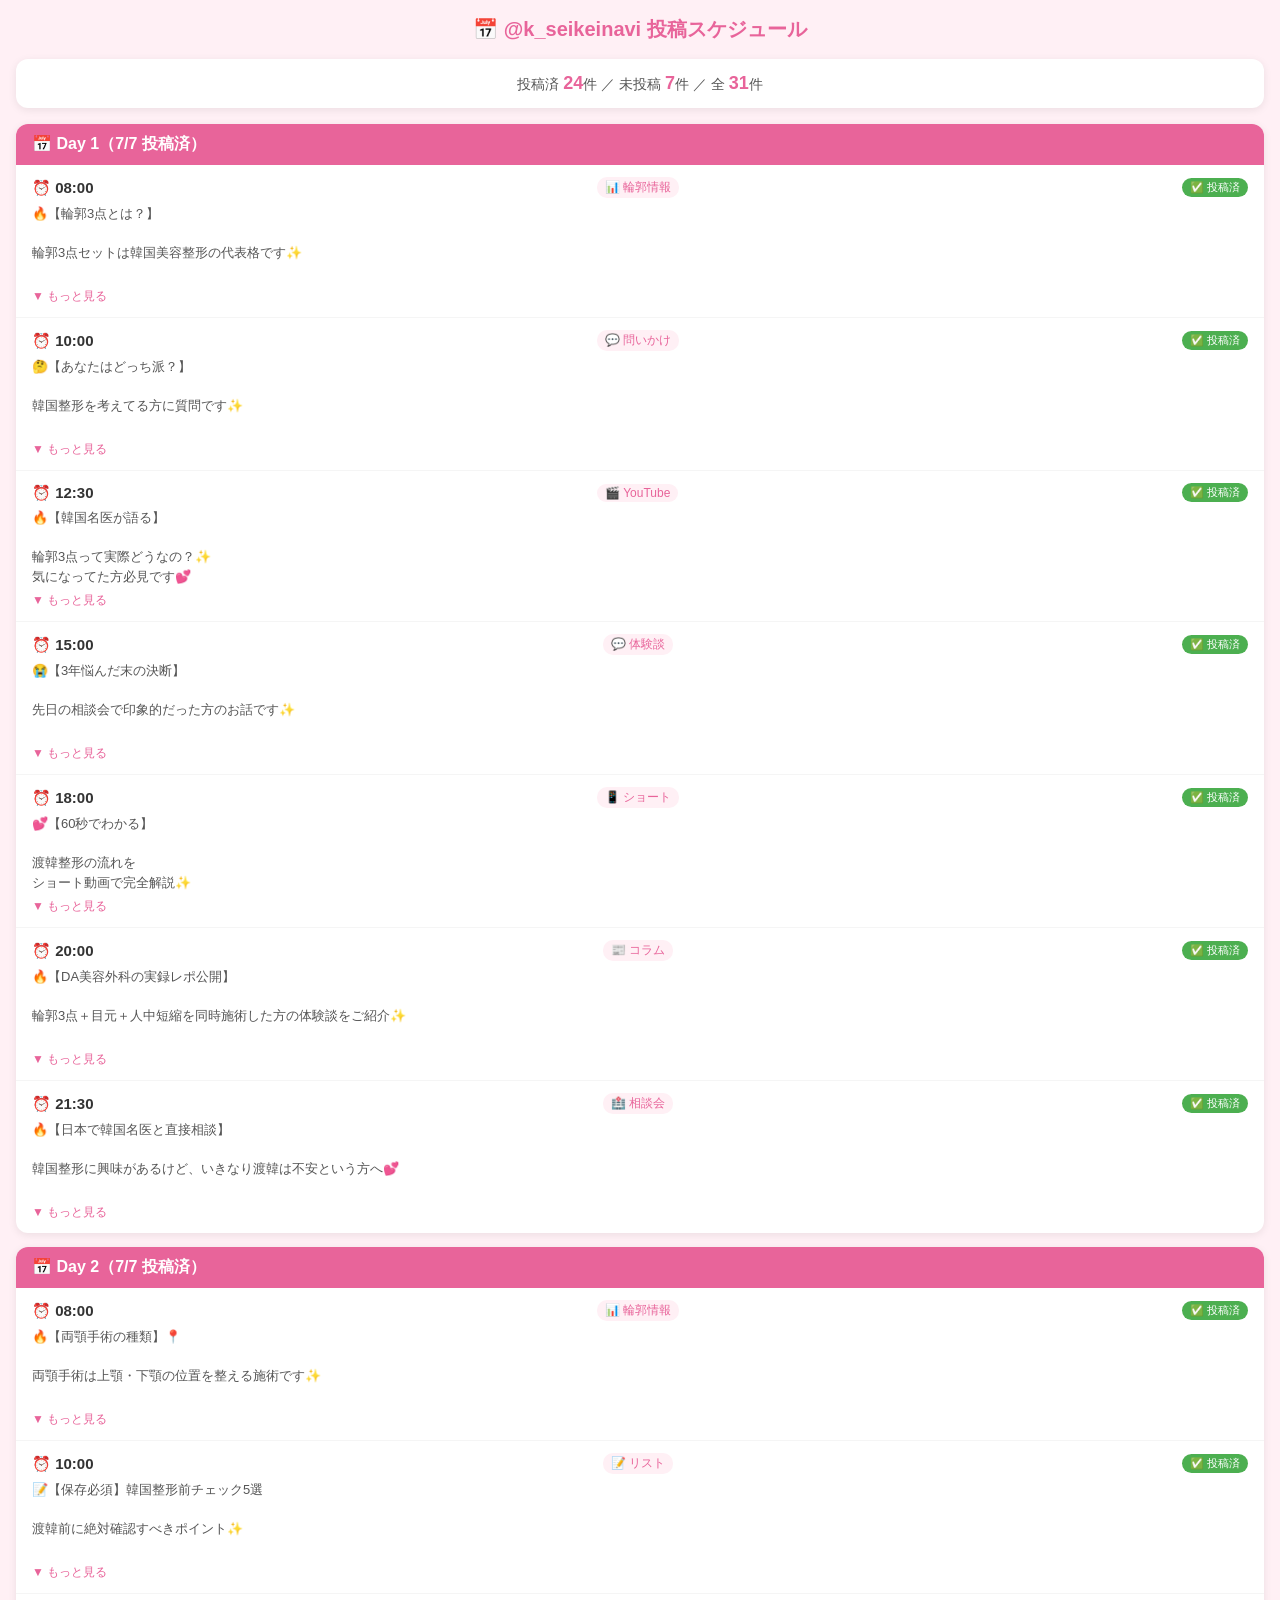
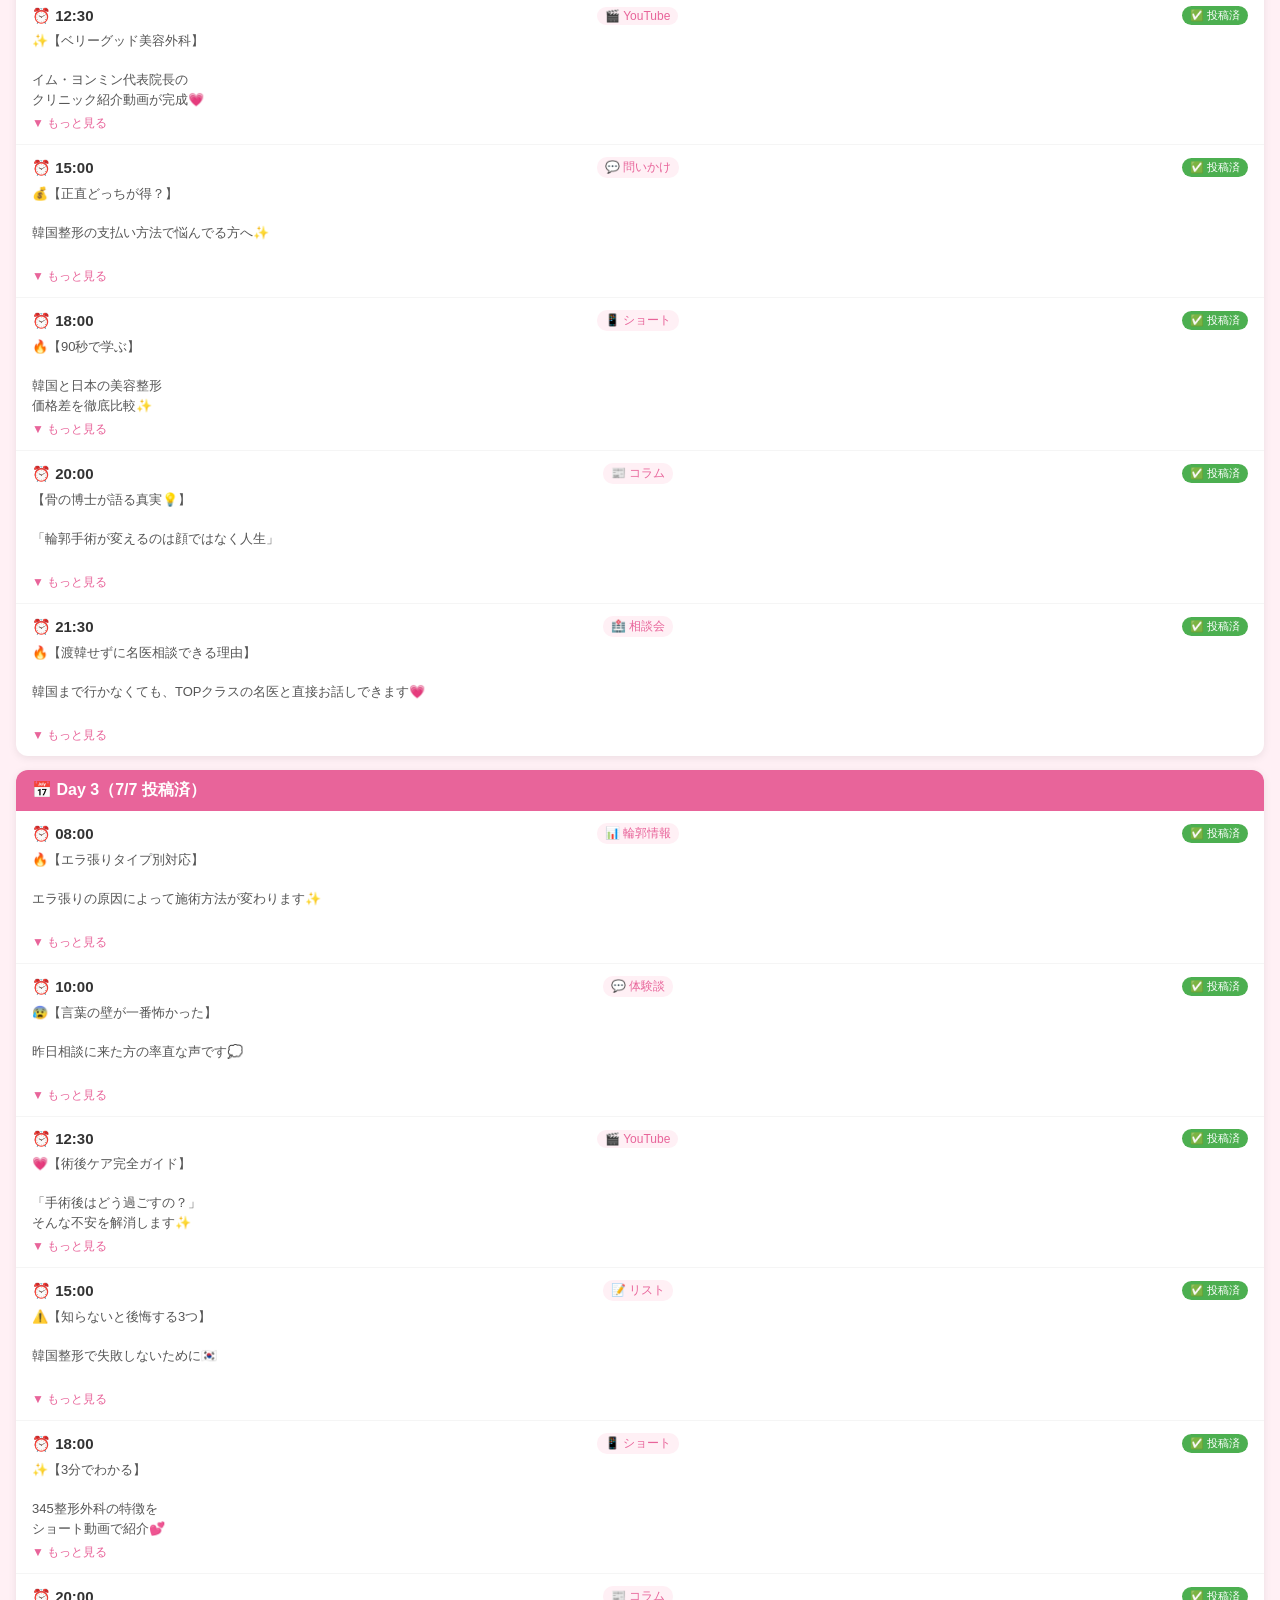
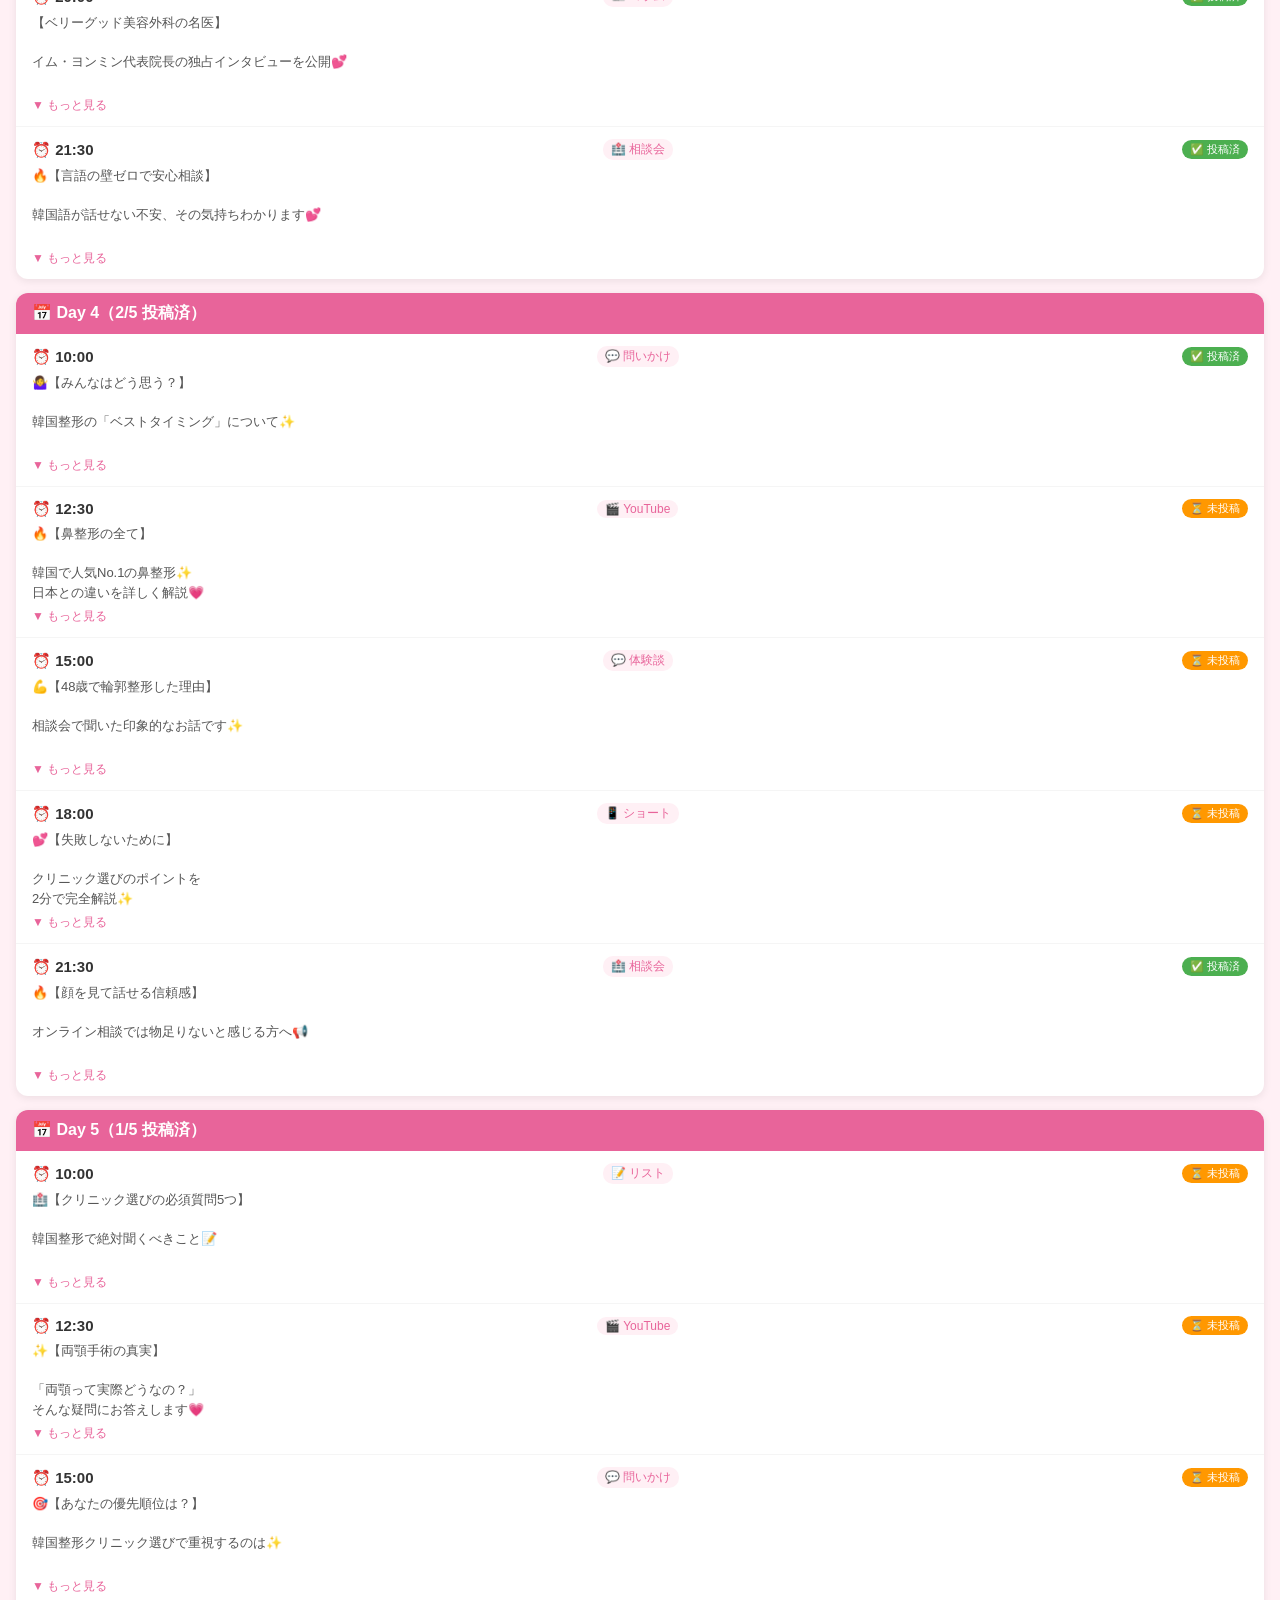
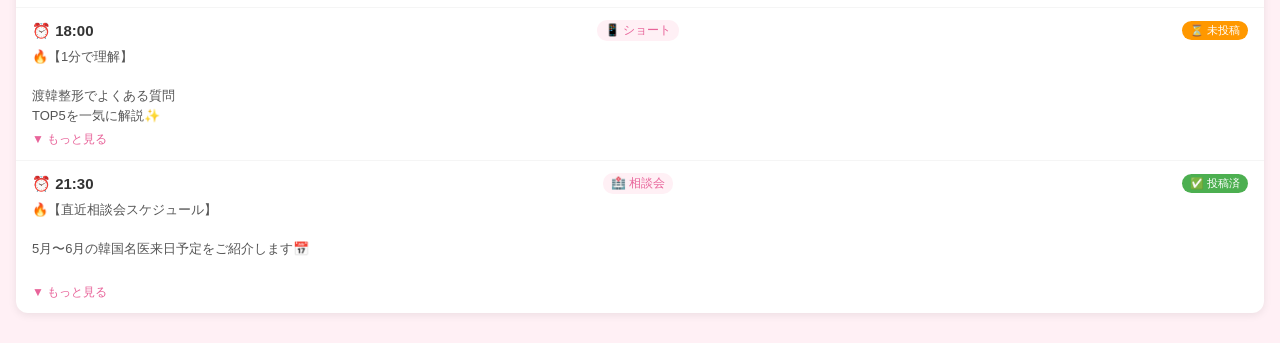
<file: docs/index.html>
<!DOCTYPE html>
<html lang="ja">
<head>
<meta charset="UTF-8">
<meta name="viewport" content="width=device-width, initial-scale=1.0">
<title>📅 投稿スケジュール - @k_seikeinavi</title>
<style>
* { margin: 0; padding: 0; box-sizing: border-box; }
body { font-family: -apple-system, BlinkMacSystemFont, sans-serif; background: #fff0f5; padding: 16px; }
h1 { font-size: 20px; text-align: center; color: #e8649a; margin-bottom: 16px; }
.summary { background: white; border-radius: 12px; padding: 14px; margin-bottom: 16px; box-shadow: 0 2px 8px rgba(0,0,0,0.08); text-align: center; font-size: 14px; color: #555; }
.summary b { color: #e8649a; font-size: 18px; }
.day { background: white; border-radius: 12px; margin-bottom: 14px; box-shadow: 0 2px 8px rgba(0,0,0,0.08); overflow: hidden; }
.day-header { background: #e8649a; color: white; padding: 10px 16px; font-size: 16px; font-weight: bold; }
.post { padding: 12px 16px; border-bottom: 1px solid #f5f5f5; }
.post:last-child { border-bottom: none; }
.post-header { display: flex; justify-content: space-between; align-items: center; margin-bottom: 6px; }
.time { font-weight: bold; color: #333; font-size: 15px; }
.type { font-size: 12px; background: #fff0f5; color: #e8649a; padding: 2px 8px; border-radius: 10px; }
.status-posted { font-size: 11px; color: white; background: #4CAF50; padding: 2px 8px; border-radius: 10px; }
.status-pending { font-size: 11px; color: white; background: #FF9800; padding: 2px 8px; border-radius: 10px; }
.text { font-size: 13px; color: #555; line-height: 1.5; white-space: pre-wrap; max-height: 80px; overflow: hidden; }
.text.expanded { max-height: none; }
.expand-btn { font-size: 12px; color: #e8649a; cursor: pointer; margin-top: 4px; display: inline-block; }
</style>
</head>
<body>
<h1>📅 @k_seikeinavi 投稿スケジュール</h1>
<div class="summary">投稿済 <b>24</b>件 ／ 未投稿 <b>7</b>件 ／ 全 <b>31</b>件</div>
<div class="day">
<div class="day-header">📅 Day 1（7/7 投稿済）</div>
<div class="post">
  <div class="post-header">
    <span class="time">⏰ 08:00</span>
    <span class="type">📊 輪郭情報</span>
    <span class="status-posted">✅ 投稿済</span>
  </div>
  <div class="text" onclick="this.classList.toggle('expanded')">🔥【輪郭3点とは？】

輪郭3点セットは韓国美容整形の代表格です✨

エラ骨・頬骨・顎先の3箇所を同時に整える施術で、小顔効果と美しいVラインが期待できます💕

✅ エラ削り（角張った顎を丸く）
✅ ...</div>
  <span class="expand-btn" onclick="this.previousElementSibling.classList.toggle('expanded')">▼ もっと見る</span>
</div>
<div class="post">
  <div class="post-header">
    <span class="time">⏰ 10:00</span>
    <span class="type">💬 問いかけ</span>
    <span class="status-posted">✅ 投稿済</span>
  </div>
  <div class="text" onclick="this.classList.toggle('expanded')">🤔【あなたはどっち派？】

韓国整形を考えてる方に質問です✨

輪郭整形で迷ってるのは
①エラの張りが気になる
②顎の長さ・形が気になる

どちらですか？

✅エラ→咬筋縮小+骨削り
✅顎→Vライン+...</div>
  <span class="expand-btn" onclick="this.previousElementSibling.classList.toggle('expanded')">▼ もっと見る</span>
</div>
<div class="post">
  <div class="post-header">
    <span class="time">⏰ 12:30</span>
    <span class="type">🎬 YouTube</span>
    <span class="status-posted">✅ 投稿済</span>
  </div>
  <div class="text" onclick="this.classList.toggle('expanded')">🔥【韓国名医が語る】

輪郭3点って実際どうなの？✨
気になってた方必見です💕

✅ パク・ジョンリム院長の詳しい解説
✅ ビフォーアフター症例も公開
✅ 日本との価格差も暴露
✅ リスクについても正...</div>
  <span class="expand-btn" onclick="this.previousElementSibling.classList.toggle('expanded')">▼ もっと見る</span>
</div>
<div class="post">
  <div class="post-header">
    <span class="time">⏰ 15:00</span>
    <span class="type">💬 体験談</span>
    <span class="status-posted">✅ 投稿済</span>
  </div>
  <div class="text" onclick="this.classList.toggle('expanded')">😭【3年悩んだ末の決断】

先日の相談会で印象的だった方のお話です✨

「鼻整形を3年間悩んでて
韓国は言葉の壁が不安で踏み出せなかった」

でも実際にパク院長と日本で直接お話しして

✅想像より丁寧...</div>
  <span class="expand-btn" onclick="this.previousElementSibling.classList.toggle('expanded')">▼ もっと見る</span>
</div>
<div class="post">
  <div class="post-header">
    <span class="time">⏰ 18:00</span>
    <span class="type">📱 ショート</span>
    <span class="status-posted">✅ 投稿済</span>
  </div>
  <div class="text" onclick="this.classList.toggle('expanded')">💕【60秒でわかる】

渡韓整形の流れを
ショート動画で完全解説✨

①事前相談
②クリニック選定  
③渡韓準備
④手術当日
⑤術後ケア

「どんな流れなのか知りたい」
そんな方にピッタリです🇰🇷
...</div>
  <span class="expand-btn" onclick="this.previousElementSibling.classList.toggle('expanded')">▼ もっと見る</span>
</div>
<div class="post">
  <div class="post-header">
    <span class="time">⏰ 20:00</span>
    <span class="type">📰 コラム</span>
    <span class="status-posted">✅ 投稿済</span>
  </div>
  <div class="text" onclick="this.classList.toggle('expanded')">🔥【DA美容外科の実録レポ公開】

輪郭3点＋目元＋人中短縮を同時施術した方の体験談をご紹介✨

✅ 手術当日の流れ詳細
✅ 実際の痛みレベル
✅ 1週間後の変化
✅ 費用の内訳まで公開

理想の輪郭...</div>
  <span class="expand-btn" onclick="this.previousElementSibling.classList.toggle('expanded')">▼ もっと見る</span>
</div>
<div class="post">
  <div class="post-header">
    <span class="time">⏰ 21:30</span>
    <span class="type">🏥 相談会</span>
    <span class="status-posted">✅ 投稿済</span>
  </div>
  <div class="text" onclick="this.classList.toggle('expanded')">🔥【日本で韓国名医と直接相談】

韓国整形に興味があるけど、いきなり渡韓は不安という方へ💕

✅ 韓国の名医が来日してカウンセリング
✅ 日本語通訳付きで言語の心配なし  
✅ 渡韓前に顔を見て信頼関...</div>
  <span class="expand-btn" onclick="this.previousElementSibling.classList.toggle('expanded')">▼ もっと見る</span>
</div>
</div>
<div class="day">
<div class="day-header">📅 Day 2（7/7 投稿済）</div>
<div class="post">
  <div class="post-header">
    <span class="time">⏰ 08:00</span>
    <span class="type">📊 輪郭情報</span>
    <span class="status-posted">✅ 投稿済</span>
  </div>
  <div class="text" onclick="this.classList.toggle('expanded')">🔥【両顎手術の種類】📍

両顎手術は上顎・下顎の位置を整える施術です✨

機能改善と美容効果の両方が期待できる高度な手術として知られています💕

✅ 上顎前方移動術（引っ込んだ上顎を前に）
✅ 下顎後...</div>
  <span class="expand-btn" onclick="this.previousElementSibling.classList.toggle('expanded')">▼ もっと見る</span>
</div>
<div class="post">
  <div class="post-header">
    <span class="time">⏰ 10:00</span>
    <span class="type">📝 リスト</span>
    <span class="status-posted">✅ 投稿済</span>
  </div>
  <div class="text" onclick="this.classList.toggle('expanded')">📝【保存必須】韓国整形前チェック5選

渡韓前に絶対確認すべきポイント✨

①院長の経歴・専門分野
②麻酔方法と回復期間
③術後検診の回数・時期
④万が一のアフターフォロー
⑤総費用（隠れ費用なし？）...</div>
  <span class="expand-btn" onclick="this.previousElementSibling.classList.toggle('expanded')">▼ もっと見る</span>
</div>
<div class="post">
  <div class="post-header">
    <span class="time">⏰ 12:30</span>
    <span class="type">🎬 YouTube</span>
    <span class="status-posted">✅ 投稿済</span>
  </div>
  <div class="text" onclick="this.classList.toggle('expanded')">✨【ベリーグッド美容外科】

イム・ヨンミン代表院長の
クリニック紹介動画が完成💗

✅ 経歴20年の実績
✅ ソウル聖母病院出身  
✅ 990万ウォンの輪郭3点セット
✅ 院内の最新設備も公開

...</div>
  <span class="expand-btn" onclick="this.previousElementSibling.classList.toggle('expanded')">▼ もっと見る</span>
</div>
<div class="post">
  <div class="post-header">
    <span class="time">⏰ 15:00</span>
    <span class="type">💬 問いかけ</span>
    <span class="status-posted">✅ 投稿済</span>
  </div>
  <div class="text" onclick="this.classList.toggle('expanded')">💰【正直どっちが得？】

韓国整形の支払い方法で悩んでる方へ✨

あなたはどっち派ですか？

①現金持参（両替の手間あり）
②カード決済（手数料かかる）

実は③事前送金という手も💡

✅為替レートが...</div>
  <span class="expand-btn" onclick="this.previousElementSibling.classList.toggle('expanded')">▼ もっと見る</span>
</div>
<div class="post">
  <div class="post-header">
    <span class="time">⏰ 18:00</span>
    <span class="type">📱 ショート</span>
    <span class="status-posted">✅ 投稿済</span>
  </div>
  <div class="text" onclick="this.classList.toggle('expanded')">🔥【90秒で学ぶ】

韓国と日本の美容整形
価格差を徹底比較✨

輪郭3点の場合：
🇰🇷韓国：990万ウォン
🇯🇵日本：1,500万ウォン

約50万円もお得な理由を
ショートでサクッと解説💡

👇動...</div>
  <span class="expand-btn" onclick="this.previousElementSibling.classList.toggle('expanded')">▼ もっと見る</span>
</div>
<div class="post">
  <div class="post-header">
    <span class="time">⏰ 20:00</span>
    <span class="type">📰 コラム</span>
    <span class="status-posted">✅ 投稿済</span>
  </div>
  <div class="text" onclick="this.classList.toggle('expanded')">【骨の博士が語る真実💡】

「輪郭手術が変えるのは顔ではなく人生」

345整形外科パク・ジョンリム代表院長のインタビュー第2弾をお届け🇰🇷

✅ 両顎手術の本当の意味
✅ 患者様への想い
✅ 20年...</div>
  <span class="expand-btn" onclick="this.previousElementSibling.classList.toggle('expanded')">▼ もっと見る</span>
</div>
<div class="post">
  <div class="post-header">
    <span class="time">⏰ 21:30</span>
    <span class="type">🏥 相談会</span>
    <span class="status-posted">✅ 投稿済</span>
  </div>
  <div class="text" onclick="this.classList.toggle('expanded')">🔥【渡韓せずに名医相談できる理由】

韓国まで行かなくても、TOPクラスの名医と直接お話しできます💗

✅ 提携クリニック7院の名医が来日
✅ パク・ジョンリム院長（骨の博士）
✅ イム・ヨンミン院長...</div>
  <span class="expand-btn" onclick="this.previousElementSibling.classList.toggle('expanded')">▼ もっと見る</span>
</div>
</div>
<div class="day">
<div class="day-header">📅 Day 3（7/7 投稿済）</div>
<div class="post">
  <div class="post-header">
    <span class="time">⏰ 08:00</span>
    <span class="type">📊 輪郭情報</span>
    <span class="status-posted">✅ 投稿済</span>
  </div>
  <div class="text" onclick="this.classList.toggle('expanded')">🔥【エラ張りタイプ別対応】

エラ張りの原因によって施術方法が変わります✨

骨格かそれとも筋肉か？まずは原因特定が大切です💕

✅ 骨格性エラ張り→エラ削り施術
✅ 筋肉性エラ張り→ボトックス注射
...</div>
  <span class="expand-btn" onclick="this.previousElementSibling.classList.toggle('expanded')">▼ もっと見る</span>
</div>
<div class="post">
  <div class="post-header">
    <span class="time">⏰ 10:00</span>
    <span class="type">💬 体験談</span>
    <span class="status-posted">✅ 投稿済</span>
  </div>
  <div class="text" onclick="this.classList.toggle('expanded')">😰【言葉の壁が一番怖かった】

昨日相談に来た方の率直な声です💭

「韓国語できないから
痛みを伝えられなかったらどうしよう」

その不安、めっちゃわかります😢

でも実際は
✅日本語通訳が24時間同...</div>
  <span class="expand-btn" onclick="this.previousElementSibling.classList.toggle('expanded')">▼ もっと見る</span>
</div>
<div class="post">
  <div class="post-header">
    <span class="time">⏰ 12:30</span>
    <span class="type">🎬 YouTube</span>
    <span class="status-posted">✅ 投稿済</span>
  </div>
  <div class="text" onclick="this.classList.toggle('expanded')">💗【術後ケア完全ガイド】

「手術後はどう過ごすの？」
そんな不安を解消します✨

✅ 腫れのピークと回復期間
✅ 食事で気をつけること
✅ 痛み止めの使い方
✅ 帰国後のフォロー体制

48歳で輪郭...</div>
  <span class="expand-btn" onclick="this.previousElementSibling.classList.toggle('expanded')">▼ もっと見る</span>
</div>
<div class="post">
  <div class="post-header">
    <span class="time">⏰ 15:00</span>
    <span class="type">📝 リスト</span>
    <span class="status-posted">✅ 投稿済</span>
  </div>
  <div class="text" onclick="this.classList.toggle('expanded')">⚠️【知らないと後悔する3つ】

韓国整形で失敗しないために🇰🇷

①安いクリニック＝技術が劣る？
→経験豊富な院長なら適正価格です

②日本より雑？
→提携クリニックは日本以上に丁寧

③アフターが...</div>
  <span class="expand-btn" onclick="this.previousElementSibling.classList.toggle('expanded')">▼ もっと見る</span>
</div>
<div class="post">
  <div class="post-header">
    <span class="time">⏰ 18:00</span>
    <span class="type">📱 ショート</span>
    <span class="status-posted">✅ 投稿済</span>
  </div>
  <div class="text" onclick="this.classList.toggle('expanded')">✨【3分でわかる】

345整形外科の特徴を
ショート動画で紹介💕

パク・ジョンリム代表院長は
「骨の博士」として有名🏥

✅ 輪郭両顎の専門医
✅ 20年以上の経歴
✅ 安全性へのこだわり

👇今...</div>
  <span class="expand-btn" onclick="this.previousElementSibling.classList.toggle('expanded')">▼ もっと見る</span>
</div>
<div class="post">
  <div class="post-header">
    <span class="time">⏰ 20:00</span>
    <span class="type">📰 コラム</span>
    <span class="status-posted">✅ 投稿済</span>
  </div>
  <div class="text" onclick="this.classList.toggle('expanded')">【ベリーグッド美容外科の名医】

イム・ヨンミン代表院長の独占インタビューを公開💕

✅ 20年以上の豊富な経歴
✅ ソウル聖母病院出身の実力
✅ 患者様に寄り添う診療方針
✅ 安全な手術へのこだわり...</div>
  <span class="expand-btn" onclick="this.previousElementSibling.classList.toggle('expanded')">▼ もっと見る</span>
</div>
<div class="post">
  <div class="post-header">
    <span class="time">⏰ 21:30</span>
    <span class="type">🏥 相談会</span>
    <span class="status-posted">✅ 投稿済</span>
  </div>
  <div class="text" onclick="this.classList.toggle('expanded')">🔥【言語の壁ゼロで安心相談】

韓国語が話せない不安、その気持ちわかります💕

✅ 専門通訳スタッフが完全サポート
✅ 細かいニュアンスまで正確に伝達
✅ 医療用語も分かりやすく翻訳
✅ 質問や不安も...</div>
  <span class="expand-btn" onclick="this.previousElementSibling.classList.toggle('expanded')">▼ もっと見る</span>
</div>
</div>
<div class="day">
<div class="day-header">📅 Day 4（2/5 投稿済）</div>
<div class="post">
  <div class="post-header">
    <span class="time">⏰ 10:00</span>
    <span class="type">💬 問いかけ</span>
    <span class="status-posted">✅ 投稿済</span>
  </div>
  <div class="text" onclick="this.classList.toggle('expanded')">🤷‍♀️【みんなはどう思う？】

韓国整形の「ベストタイミング」について✨

あなたはいつが良いと思いますか？

①春（新生活前にリセット）
②夏（長期休暇でゆっくり）
③秋（涼しくて回復しやすい）
...</div>
  <span class="expand-btn" onclick="this.previousElementSibling.classList.toggle('expanded')">▼ もっと見る</span>
</div>
<div class="post">
  <div class="post-header">
    <span class="time">⏰ 12:30</span>
    <span class="type">🎬 YouTube</span>
    <span class="status-pending">⏳ 未投稿</span>
  </div>
  <div class="text" onclick="this.classList.toggle('expanded')">🔥【鼻整形の全て】

韓国で人気No.1の鼻整形✨
日本との違いを詳しく解説💗

✅ 韓国特有の技術とは
✅ ダウンタイムの過ごし方
✅ 自然な仕上がりの秘密
✅ 名医による症例紹介

「鼻を高くした...</div>
  <span class="expand-btn" onclick="this.previousElementSibling.classList.toggle('expanded')">▼ もっと見る</span>
</div>
<div class="post">
  <div class="post-header">
    <span class="time">⏰ 15:00</span>
    <span class="type">💬 体験談</span>
    <span class="status-pending">⏳ 未投稿</span>
  </div>
  <div class="text" onclick="this.classList.toggle('expanded')">💪【48歳で輪郭整形した理由】

相談会で聞いた印象的なお話です✨

「もう年だから整形なんて」
って思ってたけど

✅子育てがひと段落
✅自分の時間ができた
✅コンプレックスから解放されたい

「年...</div>
  <span class="expand-btn" onclick="this.previousElementSibling.classList.toggle('expanded')">▼ もっと見る</span>
</div>
<div class="post">
  <div class="post-header">
    <span class="time">⏰ 18:00</span>
    <span class="type">📱 ショート</span>
    <span class="status-pending">⏳ 未投稿</span>
  </div>
  <div class="text" onclick="this.classList.toggle('expanded')">💕【失敗しないために】

クリニック選びのポイントを
2分で完全解説✨

✅ 院長の経歴チェック方法
✅ 設備の見極め方
✅ カウンセリング時の質問例
✅ アフターケア体制の確認

後悔しない選択のた...</div>
  <span class="expand-btn" onclick="this.previousElementSibling.classList.toggle('expanded')">▼ もっと見る</span>
</div>
<div class="post">
  <div class="post-header">
    <span class="time">⏰ 21:30</span>
    <span class="type">🏥 相談会</span>
    <span class="status-posted">✅ 投稿済</span>
  </div>
  <div class="text" onclick="this.classList.toggle('expanded')">🔥【顔を見て話せる信頼感】

オンライン相談では物足りないと感じる方へ📢

✅ 実際に顔を合わせて相談できる
✅ 院長の人柄や雰囲気を直接確認
✅ 手術方法を模型で詳しく説明
✅ 施術部位を実際に触っ...</div>
  <span class="expand-btn" onclick="this.previousElementSibling.classList.toggle('expanded')">▼ もっと見る</span>
</div>
</div>
<div class="day">
<div class="day-header">📅 Day 5（1/5 投稿済）</div>
<div class="post">
  <div class="post-header">
    <span class="time">⏰ 10:00</span>
    <span class="type">📝 リスト</span>
    <span class="status-pending">⏳ 未投稿</span>
  </div>
  <div class="text" onclick="this.classList.toggle('expanded')">🏥【クリニック選びの必須質問5つ】

韓国整形で絶対聞くべきこと📝

①年間症例数は？
②この施術の経験年数は？
③麻酔科医は常駐？
④術後の腫れピークはいつ？
⑤万が一の修正保証は？

これ聞いて嫌...</div>
  <span class="expand-btn" onclick="this.previousElementSibling.classList.toggle('expanded')">▼ もっと見る</span>
</div>
<div class="post">
  <div class="post-header">
    <span class="time">⏰ 12:30</span>
    <span class="type">🎬 YouTube</span>
    <span class="status-pending">⏳ 未投稿</span>
  </div>
  <div class="text" onclick="this.classList.toggle('expanded')">✨【両顎手術の真実】

「両顎って実際どうなの？」
そんな疑問にお答えします💗

✅ 適応となる症状
✅ 手術の流れと時間
✅ 回復期間とケア方法
✅ ビフォーアフター症例

パク・ジョンリム院長の
...</div>
  <span class="expand-btn" onclick="this.previousElementSibling.classList.toggle('expanded')">▼ もっと見る</span>
</div>
<div class="post">
  <div class="post-header">
    <span class="time">⏰ 15:00</span>
    <span class="type">💬 問いかけ</span>
    <span class="status-pending">⏳ 未投稿</span>
  </div>
  <div class="text" onclick="this.classList.toggle('expanded')">🎯【あなたの優先順位は？】

韓国整形クリニック選びで重視するのは✨

どれが一番大事ですか？

①価格の安さ
②院長の技術・経験
③日本語サポートの充実
④立地・アクセスの良さ

みんなの意見が知り...</div>
  <span class="expand-btn" onclick="this.previousElementSibling.classList.toggle('expanded')">▼ もっと見る</span>
</div>
<div class="post">
  <div class="post-header">
    <span class="time">⏰ 18:00</span>
    <span class="type">📱 ショート</span>
    <span class="status-pending">⏳ 未投稿</span>
  </div>
  <div class="text" onclick="this.classList.toggle('expanded')">🔥【1分で理解】

渡韓整形でよくある質問
TOP5を一気に解説✨

①言語の壁は大丈夫？
②支払い方法は？
③術後のフォローは？
④帰国のタイミングは？
⑤トラブル時の対応は？

全て答えます💕

...</div>
  <span class="expand-btn" onclick="this.previousElementSibling.classList.toggle('expanded')">▼ もっと見る</span>
</div>
<div class="post">
  <div class="post-header">
    <span class="time">⏰ 21:30</span>
    <span class="type">🏥 相談会</span>
    <span class="status-posted">✅ 投稿済</span>
  </div>
  <div class="text" onclick="this.classList.toggle('expanded')">🔥【直近相談会スケジュール】

5月〜6月の韓国名医来日予定をご紹介します📅

✅ 5/24 現代美学美容整形外科（東京）
✅ 5/30 DA美容外科（東京）  
✅ 6/7 ドリーム整形外科（東京）...</div>
  <span class="expand-btn" onclick="this.previousElementSibling.classList.toggle('expanded')">▼ もっと見る</span>
</div>
</div>

<script>
document.querySelectorAll('.expand-btn').forEach(btn => {
  btn.addEventListener('click', () => {
    const text = btn.previousElementSibling;
    text.classList.toggle('expanded');
    btn.textContent = text.classList.contains('expanded') ? '▲ 閉じる' : '▼ もっと見る';
  });
});
</script>
</body>
</html>
</file>
